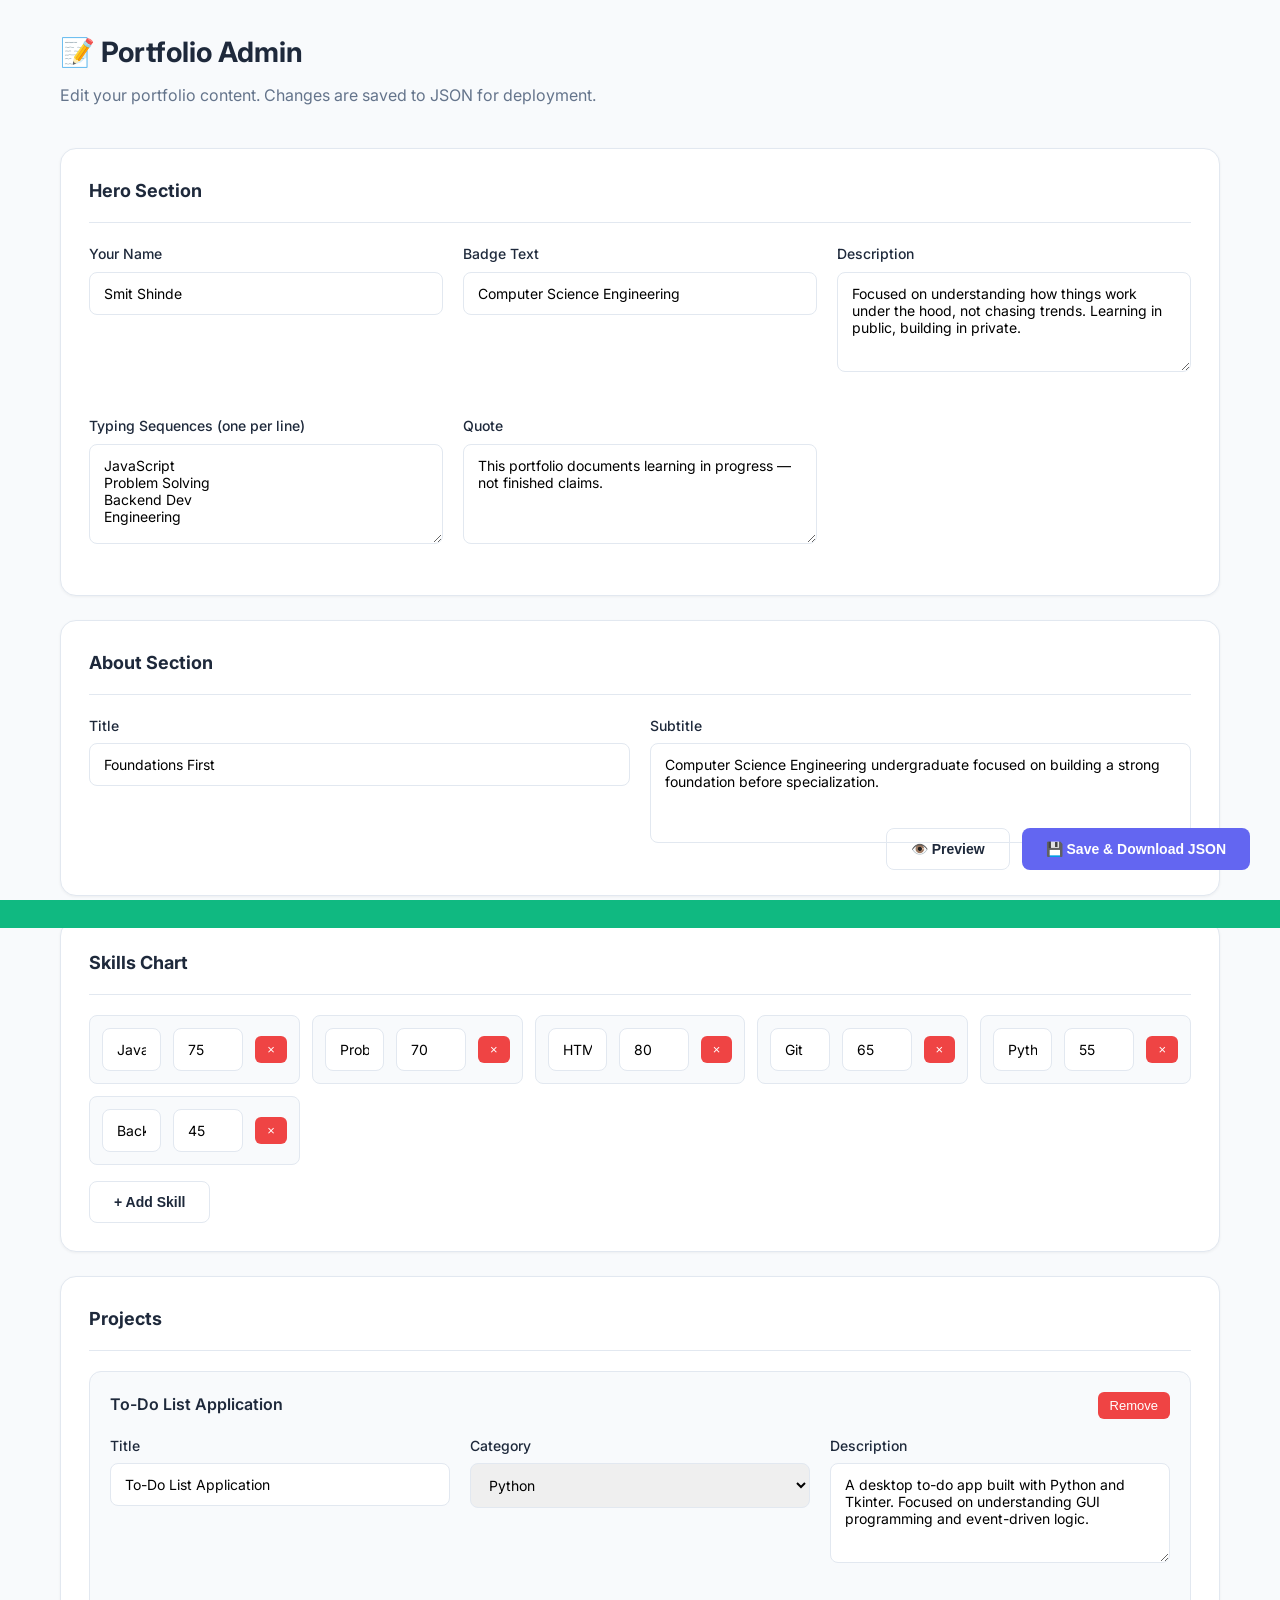
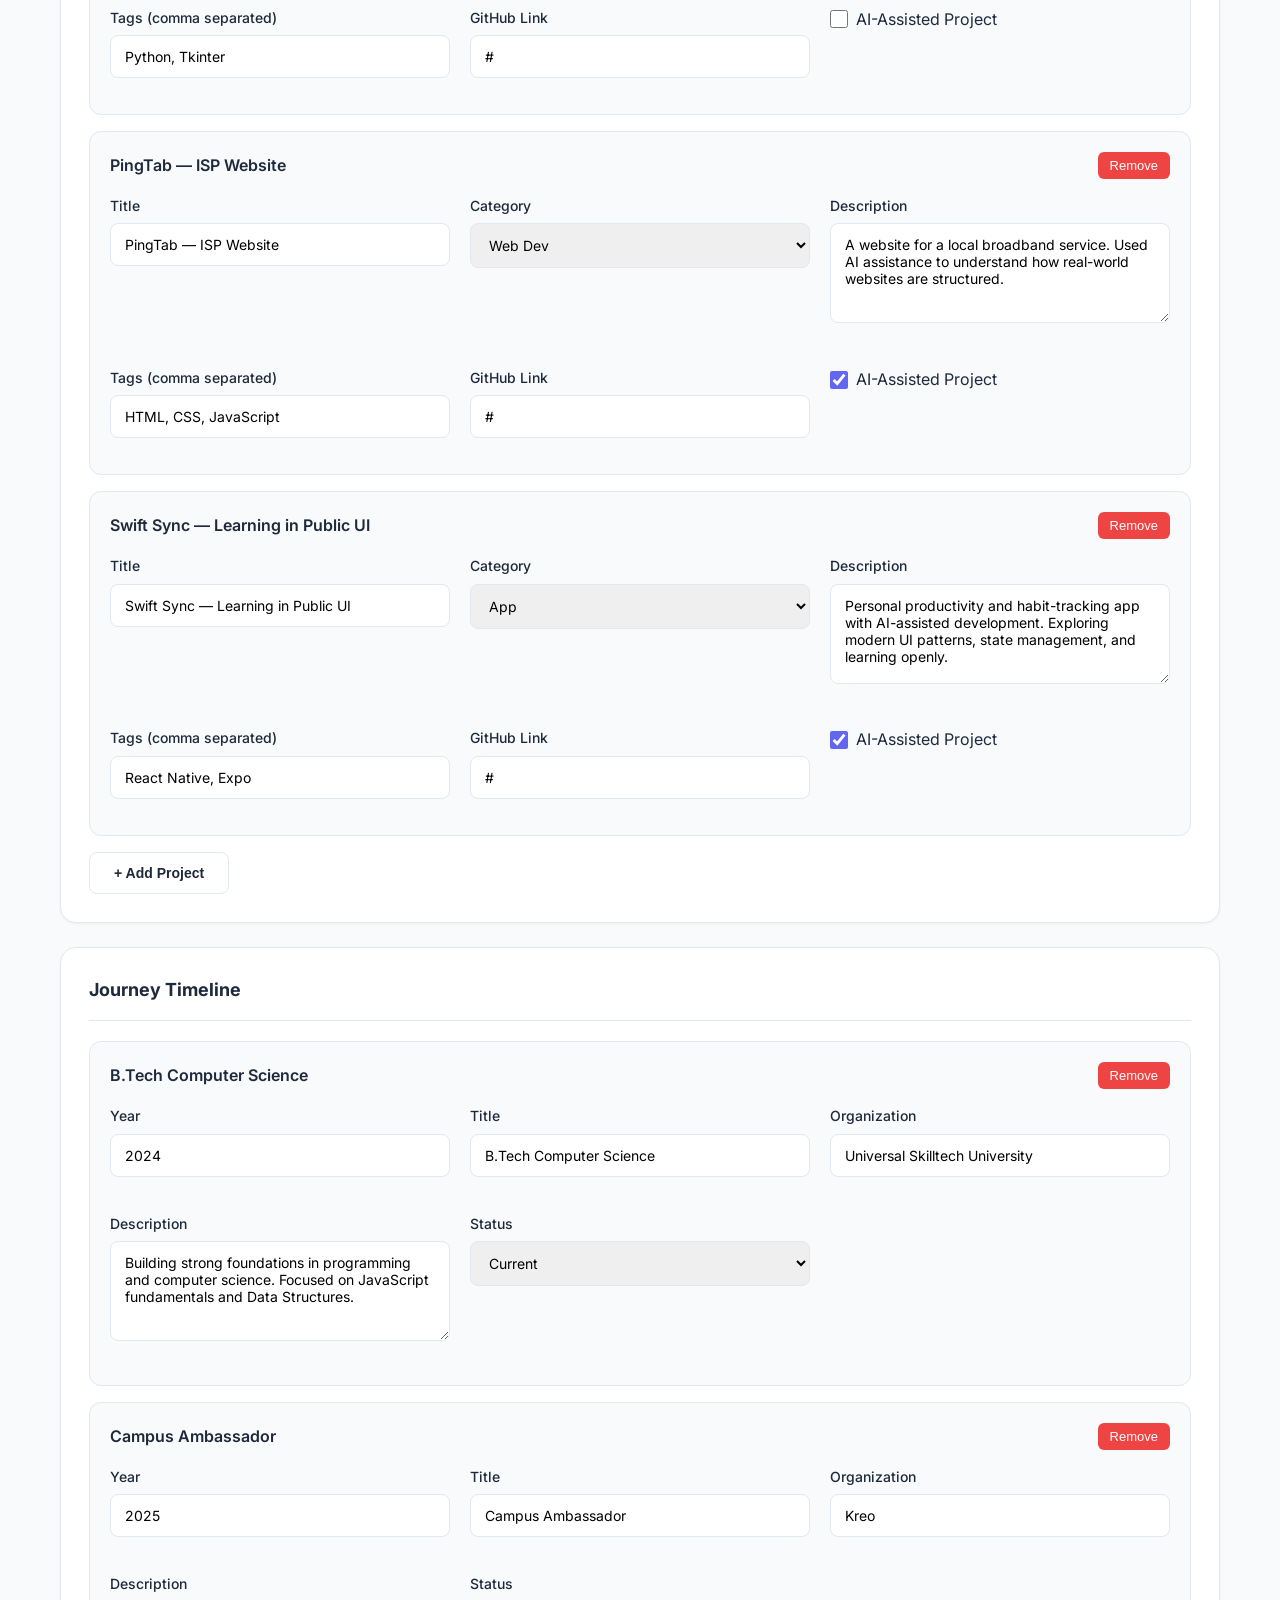
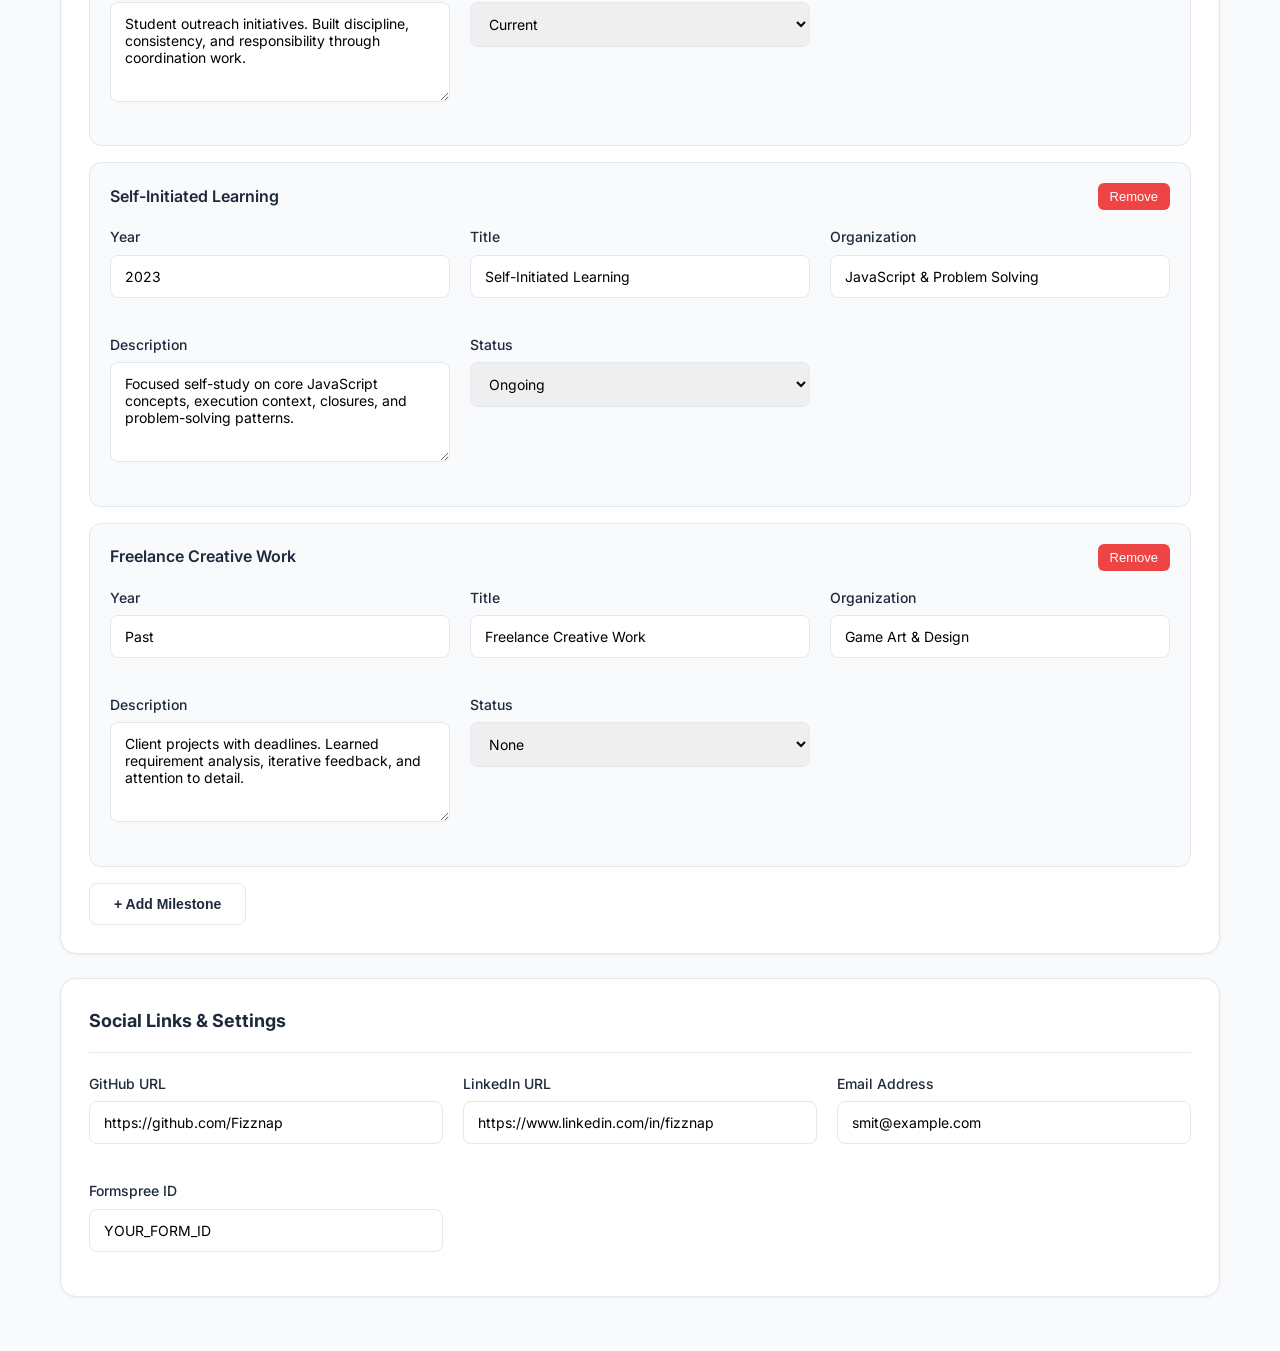
<file: admin/index.html>
<!DOCTYPE html>
<html lang="en">

<head>
    <meta charset="UTF-8">
    <meta name="viewport" content="width=device-width, initial-scale=1.0">
    <title>Portfolio Admin</title>
    <link rel="preconnect" href="https://fonts.googleapis.com">
    <link rel="preconnect" href="https://fonts.gstatic.com" crossorigin>
    <link href="https://fonts.googleapis.com/css2?family=Inter:wght@400;500;600;700&display=swap" rel="stylesheet">
    <style>
        * {
            margin: 0;
            padding: 0;
            box-sizing: border-box;
        }

        :root {
            --primary-accent: #6366f1;
            --primary-dark: #4f46e5;
            --text-primary: #1e293b;
            --text-secondary: #64748b;
            --bg-main: #f8fafc;
            --bg-card: #ffffff;
            --border-light: #e2e8f0;
            --success: #10b981;
            --danger: #ef4444;
            --shadow-soft: 0 1px 3px rgba(0, 0, 0, 0.05);
            --shadow-card: 0 4px 16px rgba(0, 0, 0, 0.08);
        }

        body {
            font-family: 'Inter', sans-serif;
            background: var(--bg-main);
            color: var(--text-primary);
            line-height: 1.6;
        }

        .admin-container {
            max-width: 1200px;
            margin: 0 auto;
            padding: 30px 20px;
        }

        header {
            margin-bottom: 40px;
        }

        header h1 {
            font-size: 28px;
            font-weight: 700;
            margin-bottom: 8px;
        }

        .text-muted {
            color: var(--text-secondary);
        }

        .editor-section {
            background: var(--bg-card);
            border-radius: 16px;
            padding: 28px;
            margin-bottom: 24px;
            box-shadow: var(--shadow-soft);
            border: 1px solid var(--border-light);
        }

        .editor-section h2 {
            font-size: 18px;
            font-weight: 700;
            margin-bottom: 20px;
            padding-bottom: 16px;
            border-bottom: 1px solid var(--border-light);
        }

        .form-grid {
            display: grid;
            grid-template-columns: repeat(auto-fit, minmax(280px, 1fr));
            gap: 20px;
        }

        .form-group {
            margin-bottom: 16px;
        }

        .form-label {
            display: block;
            margin-bottom: 6px;
            font-weight: 500;
            font-size: 14px;
            color: var(--text-primary);
        }

        .form-input {
            width: 100%;
            padding: 12px 14px;
            border: 1px solid var(--border-light);
            border-radius: 8px;
            font-family: inherit;
            font-size: 14px;
            transition: border-color 0.2s ease;
        }

        .form-input:focus {
            outline: none;
            border-color: var(--primary-accent);
        }

        .form-textarea {
            min-height: 100px;
            resize: vertical;
        }

        .btn {
            padding: 12px 24px;
            border: none;
            border-radius: 8px;
            cursor: pointer;
            font-weight: 600;
            font-size: 14px;
            transition: all 0.2s ease;
            display: inline-flex;
            align-items: center;
            gap: 8px;
        }

        .btn-primary {
            background: var(--primary-accent);
            color: white;
        }

        .btn-primary:hover {
            background: var(--primary-dark);
        }

        .btn-secondary {
            background: transparent;
            border: 1px solid var(--border-light);
            color: var(--text-primary);
        }

        .btn-secondary:hover {
            border-color: var(--primary-accent);
            color: var(--primary-accent);
        }

        .btn-danger {
            background: var(--danger);
            color: white;
        }

        .btn-sm {
            padding: 8px 14px;
            font-size: 13px;
        }

        .array-item {
            background: var(--bg-main);
            padding: 20px;
            border-radius: 12px;
            margin-bottom: 16px;
            border: 1px solid var(--border-light);
        }

        .array-item-header {
            display: flex;
            justify-content: space-between;
            align-items: center;
            margin-bottom: 16px;
        }

        .array-item-header h3 {
            font-size: 16px;
            font-weight: 600;
        }

        .array-item-remove {
            background: var(--danger);
            color: white;
            border: none;
            padding: 6px 12px;
            border-radius: 6px;
            cursor: pointer;
            font-size: 13px;
            font-weight: 500;
        }

        .admin-actions {
            position: fixed;
            bottom: 30px;
            right: 30px;
            display: flex;
            gap: 12px;
            z-index: 1000;
        }

        .status-bar {
            position: fixed;
            bottom: 0;
            left: 0;
            right: 0;
            background: var(--success);
            color: white;
            padding: 14px 20px;
            text-align: center;
            font-weight: 500;
            transform: translateY(100%);
            transition: transform 0.3s ease;
        }

        .status-bar.show {
            transform: translateY(0);
        }

        .checkbox-group {
            display: flex;
            align-items: center;
            gap: 8px;
        }

        .checkbox-group input[type="checkbox"] {
            width: 18px;
            height: 18px;
            accent-color: var(--primary-accent);
        }

        .skills-grid {
            display: grid;
            grid-template-columns: repeat(auto-fill, minmax(200px, 1fr));
            gap: 12px;
        }

        .skill-item {
            display: flex;
            gap: 12px;
            align-items: center;
            background: var(--bg-main);
            padding: 12px;
            border-radius: 8px;
            border: 1px solid var(--border-light);
        }

        .skill-item input[type="text"] {
            flex: 1;
        }

        .skill-item input[type="number"] {
            width: 70px;
        }

        @media (max-width: 768px) {
            .admin-actions {
                bottom: 20px;
                right: 20px;
                flex-direction: column;
            }

            .form-grid {
                grid-template-columns: 1fr;
            }
        }
    </style>
</head>

<body>
    <div class="admin-container">
        <header>
            <h1>📝 Portfolio Admin</h1>
            <p class="text-muted">Edit your portfolio content. Changes are saved to JSON for deployment.</p>
        </header>

        <!-- Hero Section -->
        <div class="editor-section" id="hero-editor">
            <h2>Hero Section</h2>
            <div class="form-grid">
                <div class="form-group">
                    <label class="form-label">Your Name</label>
                    <input type="text" class="form-input" id="hero-name">
                </div>
                <div class="form-group">
                    <label class="form-label">Badge Text</label>
                    <input type="text" class="form-input" id="hero-badge">
                </div>
                <div class="form-group">
                    <label class="form-label">Description</label>
                    <textarea class="form-input form-textarea" id="hero-description"></textarea>
                </div>
                <div class="form-group">
                    <label class="form-label">Typing Sequences (one per line)</label>
                    <textarea class="form-input form-textarea" id="hero-typing"></textarea>
                </div>
                <div class="form-group">
                    <label class="form-label">Quote</label>
                    <textarea class="form-input form-textarea" id="hero-quote"></textarea>
                </div>
            </div>
        </div>

        <!-- About Section -->
        <div class="editor-section" id="about-editor">
            <h2>About Section</h2>
            <div class="form-grid">
                <div class="form-group">
                    <label class="form-label">Title</label>
                    <input type="text" class="form-input" id="about-title">
                </div>
                <div class="form-group">
                    <label class="form-label">Subtitle</label>
                    <textarea class="form-input form-textarea" id="about-subtitle"></textarea>
                </div>
            </div>
        </div>

        <!-- Skills Section -->
        <div class="editor-section" id="skills-editor">
            <h2>Skills Chart</h2>
            <div class="skills-grid" id="skills-list"></div>
            <button class="btn btn-secondary" id="add-skill" style="margin-top: 16px;">+ Add Skill</button>
        </div>

        <!-- Projects Section -->
        <div class="editor-section" id="projects-editor">
            <h2>Projects</h2>
            <div id="projects-list"></div>
            <button class="btn btn-secondary" id="add-project">+ Add Project</button>
        </div>

        <!-- Journey Section -->
        <div class="editor-section" id="journey-editor">
            <h2>Journey Timeline</h2>
            <div id="journey-list"></div>
            <button class="btn btn-secondary" id="add-journey">+ Add Milestone</button>
        </div>

        <!-- Social Links -->
        <div class="editor-section" id="social-editor">
            <h2>Social Links & Settings</h2>
            <div class="form-grid">
                <div class="form-group">
                    <label class="form-label">GitHub URL</label>
                    <input type="text" class="form-input" id="social-github">
                </div>
                <div class="form-group">
                    <label class="form-label">LinkedIn URL</label>
                    <input type="text" class="form-input" id="social-linkedin">
                </div>
                <div class="form-group">
                    <label class="form-label">Email Address</label>
                    <input type="email" class="form-input" id="social-email">
                </div>
                <div class="form-group">
                    <label class="form-label">Formspree ID</label>
                    <input type="text" class="form-input" id="formspree-id" placeholder="f/xxxxxxxx">
                </div>
            </div>
        </div>

        <div class="admin-actions">
            <button class="btn btn-secondary" id="preview-btn">👁️ Preview</button>
            <button class="btn btn-primary" id="save-btn">💾 Save & Download JSON</button>
        </div>

        <div class="status-bar" id="status-bar">
            <span id="status-message"></span>
        </div>
    </div>

    <script src="admin.js"></script>
</body>

</html>
</file>
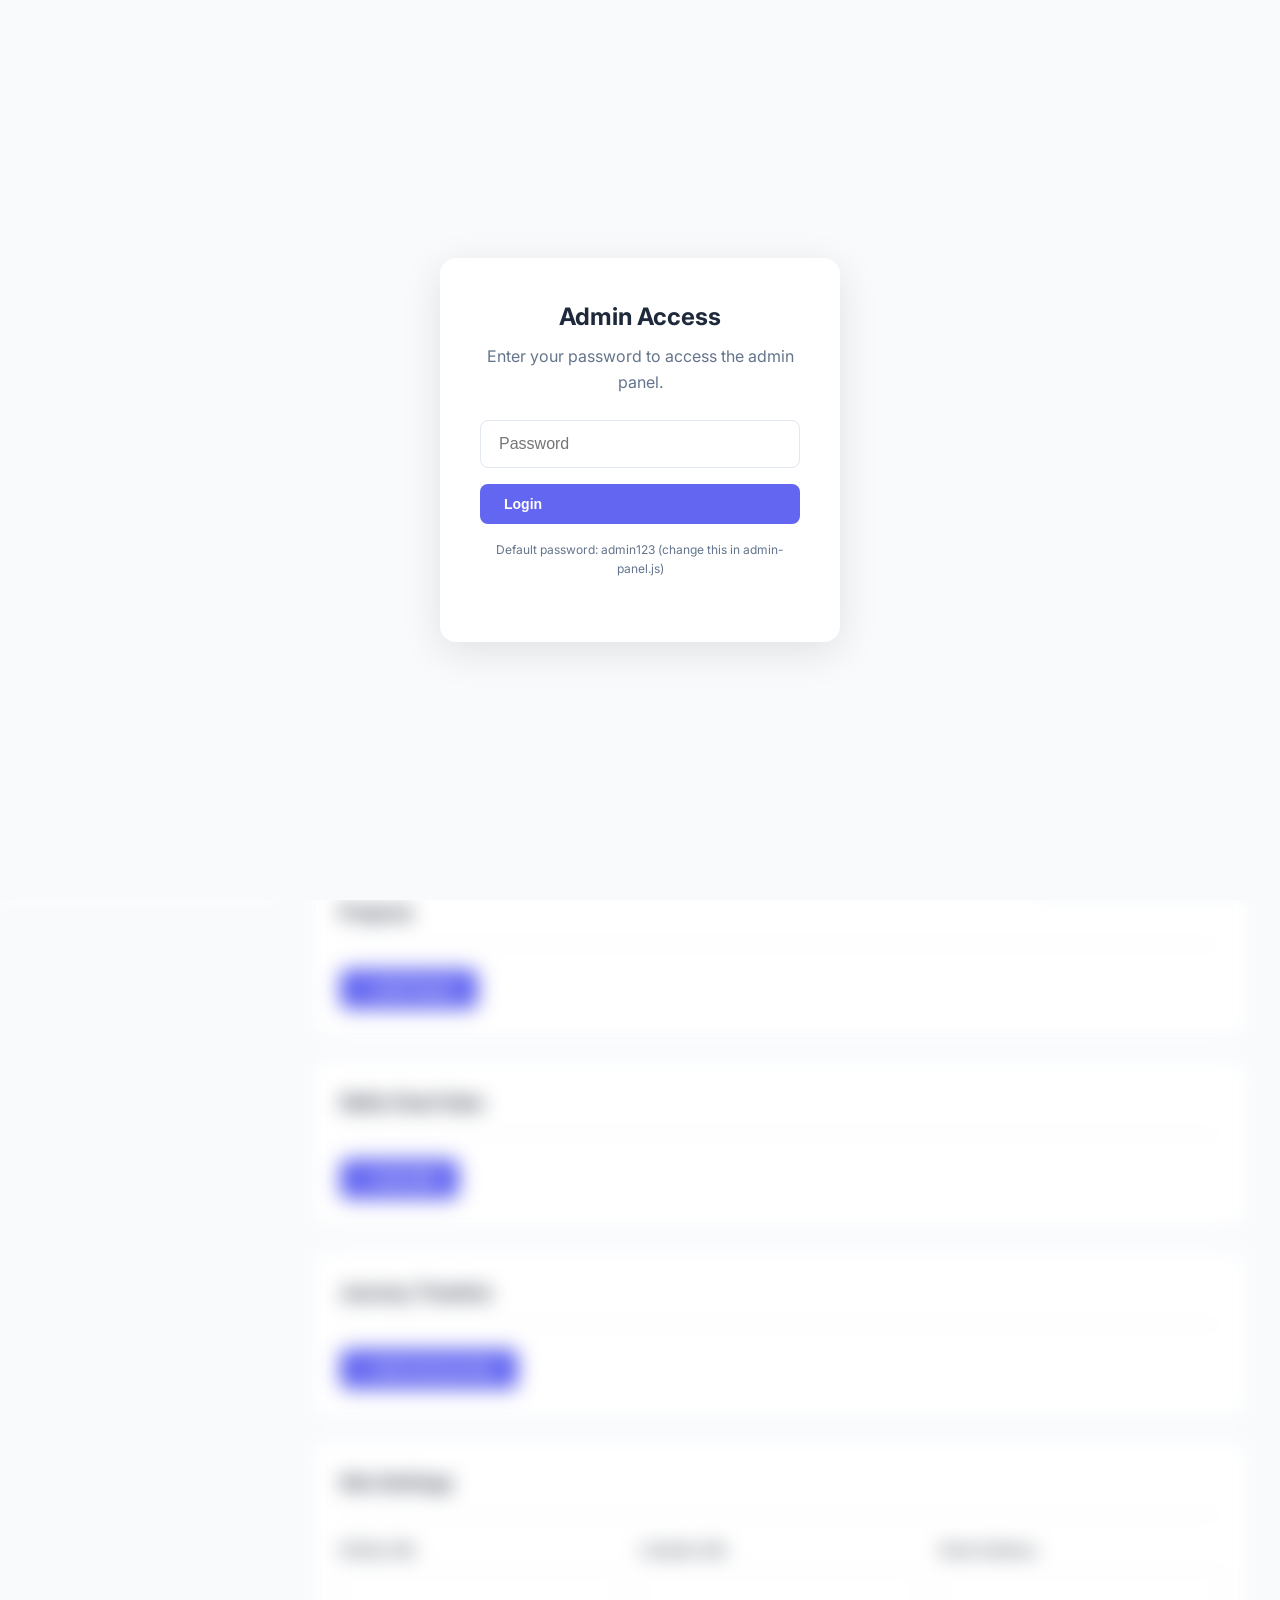
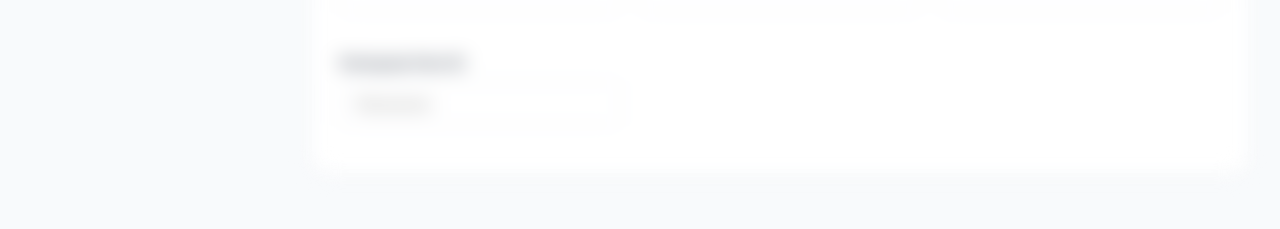
<file: admin-panel.html>
<!DOCTYPE html>
<html lang="en">

<head>
    <meta charset="UTF-8">
    <meta name="viewport" content="width=device-width, initial-scale=1.0">
    <title>Portfolio Admin Panel</title>
    <link rel="preconnect" href="https://fonts.googleapis.com">
    <link rel="preconnect" href="https://fonts.gstatic.com" crossorigin>
    <link href="https://fonts.googleapis.com/css2?family=Inter:wght@400;500;600;700&display=swap" rel="stylesheet">
    <style>
        * {
            margin: 0;
            padding: 0;
            box-sizing: border-box;
        }

        :root {
            --admin-primary: #6366f1;
            --admin-primary-dark: #4f46e5;
            --admin-bg: #f8fafc;
            --admin-card: #ffffff;
            --admin-text: #1e293b;
            --admin-text-secondary: #64748b;
            --admin-border: #e2e8f0;
            --admin-success: #10b981;
            --admin-danger: #ef4444;
        }

        body {
            font-family: 'Inter', sans-serif;
            background: var(--admin-bg);
            color: var(--admin-text);
            line-height: 1.6;
        }

        /* Password Gate */
        .password-gate {
            position: fixed;
            top: 0;
            left: 0;
            right: 0;
            bottom: 0;
            background: var(--admin-bg);
            display: flex;
            align-items: center;
            justify-content: center;
            z-index: 9999;
        }

        .password-gate.hidden {
            display: none;
        }

        .password-form {
            background: var(--admin-card);
            padding: 40px;
            border-radius: 16px;
            box-shadow: 0 10px 40px rgba(0, 0, 0, 0.1);
            text-align: center;
            max-width: 400px;
            width: 90%;
        }

        .password-form h2 {
            margin-bottom: 8px;
            font-size: 24px;
        }

        .password-form p {
            color: var(--admin-text-secondary);
            margin-bottom: 24px;
        }

        .password-form input {
            width: 100%;
            padding: 14px 18px;
            border: 1px solid var(--admin-border);
            border-radius: 8px;
            font-size: 16px;
            margin-bottom: 16px;
        }

        .password-form input:focus {
            outline: none;
            border-color: var(--admin-primary);
        }

        .password-error {
            color: var(--admin-danger);
            font-size: 14px;
            margin-bottom: 16px;
            display: none;
        }

        /* Layout */
        .admin-container {
            display: grid;
            grid-template-columns: 280px 1fr;
            min-height: 100vh;
        }

        .admin-container.locked {
            filter: blur(10px);
            pointer-events: none;
        }

        /* Sidebar */
        .admin-sidebar {
            background: var(--admin-card);
            border-right: 1px solid var(--admin-border);
            padding: 24px;
            position: sticky;
            top: 0;
            height: 100vh;
            overflow-y: auto;
        }

        .admin-logo {
            font-size: 20px;
            font-weight: 700;
            color: var(--admin-primary);
            margin-bottom: 32px;
            display: flex;
            align-items: center;
            gap: 8px;
        }

        .admin-logo span {
            width: 8px;
            height: 8px;
            background: #facc15;
            border-radius: 50%;
        }

        .admin-nav {
            list-style: none;
        }

        .admin-nav li {
            margin-bottom: 4px;
        }

        .admin-nav a {
            display: block;
            padding: 12px 16px;
            color: var(--admin-text-secondary);
            text-decoration: none;
            border-radius: 8px;
            font-weight: 500;
            transition: all 0.2s ease;
        }

        .admin-nav a:hover,
        .admin-nav a.active {
            background: rgba(99, 102, 241, 0.1);
            color: var(--admin-primary);
        }

        .admin-status {
            margin-top: 32px;
            padding-top: 24px;
            border-top: 1px solid var(--admin-border);
        }

        .admin-status p {
            font-size: 13px;
            color: var(--admin-text-secondary);
            margin-bottom: 16px;
        }

        /* Main Content */
        .admin-content {
            padding: 32px;
            max-width: 1200px;
        }

        .admin-header {
            margin-bottom: 32px;
        }

        .admin-header h1 {
            font-size: 28px;
            margin-bottom: 8px;
        }

        .admin-header p {
            color: var(--admin-text-secondary);
        }

        /* Section Editor */
        .section-editor {
            background: var(--admin-card);
            padding: 28px;
            border-radius: 16px;
            box-shadow: 0 1px 3px rgba(0, 0, 0, 0.05);
            margin-bottom: 24px;
        }

        .section-editor h3 {
            font-size: 18px;
            margin-bottom: 24px;
            padding-bottom: 16px;
            border-bottom: 1px solid var(--admin-border);
        }

        .editor-grid {
            display: grid;
            grid-template-columns: repeat(auto-fill, minmax(280px, 1fr));
            gap: 20px;
        }

        .form-group {
            margin-bottom: 20px;
        }

        .form-group label {
            display: block;
            margin-bottom: 8px;
            font-weight: 500;
            font-size: 14px;
            color: var(--admin-text);
        }

        .form-control {
            width: 100%;
            padding: 12px 16px;
            border: 1px solid var(--admin-border);
            border-radius: 8px;
            font-family: inherit;
            font-size: 14px;
            transition: border-color 0.2s ease;
        }

        .form-control:focus {
            outline: none;
            border-color: var(--admin-primary);
        }

        .textarea-control {
            min-height: 100px;
            resize: vertical;
        }

        /* Buttons */
        .btn {
            padding: 12px 24px;
            border: none;
            border-radius: 8px;
            cursor: pointer;
            font-weight: 600;
            font-size: 14px;
            transition: all 0.2s ease;
            display: inline-flex;
            align-items: center;
            gap: 8px;
        }

        .btn-primary {
            background: var(--admin-primary);
            color: white;
        }

        .btn-primary:hover {
            background: var(--admin-primary-dark);
        }

        .btn-secondary {
            background: transparent;
            border: 1px solid var(--admin-border);
            color: var(--admin-text);
        }

        .btn-secondary:hover {
            border-color: var(--admin-primary);
            color: var(--admin-primary);
        }

        .btn-danger {
            background: var(--admin-danger);
            color: white;
        }

        .btn-danger:hover {
            background: #dc2626;
        }

        .btn-success {
            background: var(--admin-success);
            color: white;
        }

        .btn-sm {
            padding: 8px 16px;
            font-size: 13px;
        }

        /* Save All Button */
        .btn-save-all {
            position: fixed;
            bottom: 30px;
            right: 30px;
            padding: 16px 32px;
            background: var(--admin-success);
            color: white;
            border-radius: 12px;
            font-size: 16px;
            z-index: 1000;
            box-shadow: 0 10px 30px rgba(16, 185, 129, 0.3);
        }

        .btn-save-all:hover {
            transform: translateY(-2px);
            box-shadow: 0 15px 40px rgba(16, 185, 129, 0.4);
        }

        /* Project/Skill Editor Items */
        .item-editor {
            background: var(--admin-bg);
            padding: 20px;
            border-radius: 12px;
            margin-bottom: 16px;
            border: 1px solid var(--admin-border);
        }

        .item-editor-header {
            display: flex;
            justify-content: space-between;
            align-items: center;
            margin-bottom: 16px;
        }

        .item-editor-header h4 {
            font-size: 16px;
        }

        .checkbox-group {
            display: flex;
            align-items: center;
            gap: 8px;
        }

        .checkbox-group input[type="checkbox"] {
            width: 18px;
            height: 18px;
            accent-color: var(--admin-primary);
        }

        /* Toast Notification */
        .toast {
            position: fixed;
            bottom: 100px;
            right: 30px;
            background: var(--admin-text);
            color: white;
            padding: 16px 24px;
            border-radius: 12px;
            font-weight: 500;
            transform: translateY(100px);
            opacity: 0;
            transition: all 0.3s ease;
            z-index: 1001;
        }

        .toast.show {
            transform: translateY(0);
            opacity: 1;
        }

        /* Responsive */
        @media (max-width: 768px) {
            .admin-container {
                grid-template-columns: 1fr;
            }

            .admin-sidebar {
                position: relative;
                height: auto;
            }
        }
    </style>
</head>

<body>
    <!-- Password Gate -->
    <div class="password-gate" id="passwordGate">
        <div class="password-form">
            <h2>Admin Access</h2>
            <p>Enter your password to access the admin panel.</p>
            <input type="password" id="adminPassword" placeholder="Password">
            <p class="password-error" id="passwordError">Incorrect password. Try again.</p>
            <button class="btn btn-primary" id="loginBtn" style="width: 100%;">Login</button>
            <p style="margin-top: 16px; font-size: 12px; color: var(--admin-text-secondary);">
                Default password: admin123 (change this in admin-panel.js)
            </p>
        </div>
    </div>

    <div class="admin-container" id="adminContainer">
        <aside class="admin-sidebar">
            <div class="admin-logo">
                Portfolio Admin<span></span>
            </div>
            <nav>
                <ul class="admin-nav">
                    <li><a href="#hero" class="active">Hero Section</a></li>
                    <li><a href="#about">About</a></li>
                    <li><a href="#projects">Projects</a></li>
                    <li><a href="#skills">Skills</a></li>
                    <li><a href="#journey">Journey</a></li>
                    <li><a href="#settings">Site Settings</a></li>
                </ul>
            </nav>
            <div class="admin-status">
                <p>Last saved: <span id="lastSaved">Never</span></p>
                <button class="btn btn-secondary" id="previewBtn" style="width: 100%; margin-bottom: 12px;">
                    Preview Site
                </button>
                <button class="btn btn-secondary" id="exportBtn" style="width: 100%;">
                    Export Config
                </button>
            </div>
        </aside>

        <main class="admin-content">
            <div class="admin-header">
                <h1>Portfolio Dashboard</h1>
                <p>Manage your portfolio content from one place.</p>
            </div>

            <!-- Hero Section Editor -->
            <div class="section-editor" id="hero">
                <h3>Hero Section</h3>
                <div class="editor-grid">
                    <div class="form-group">
                        <label>Your Name</label>
                        <input type="text" class="form-control" id="heroName">
                    </div>
                    <div class="form-group">
                        <label>Badge Text</label>
                        <input type="text" class="form-control" id="heroBadge">
                    </div>
                    <div class="form-group">
                        <label>Typing Texts (comma separated)</label>
                        <input type="text" class="form-control" id="heroTyping"
                            placeholder="JavaScript, Problem Solving, React">
                    </div>
                    <div class="form-group">
                        <label>Hero Description</label>
                        <textarea class="form-control textarea-control" id="heroDescription"></textarea>
                    </div>
                    <div class="form-group">
                        <label>Hero Quote</label>
                        <textarea class="form-control textarea-control" id="heroQuote"></textarea>
                    </div>
                </div>
            </div>

            <!-- About Section Editor -->
            <div class="section-editor" id="about">
                <h3>About Section</h3>
                <div class="editor-grid">
                    <div class="form-group">
                        <label>Section Title</label>
                        <input type="text" class="form-control" id="aboutTitle">
                    </div>
                    <div class="form-group">
                        <label>Section Subtitle</label>
                        <textarea class="form-control textarea-control" id="aboutSubtitle"></textarea>
                    </div>
                </div>
            </div>

            <!-- Projects Editor -->
            <div class="section-editor" id="projects">
                <h3>Projects</h3>
                <div id="projectsContainer"></div>
                <button class="btn btn-primary" id="addProject">+ Add Project</button>
            </div>

            <!-- Skills Editor -->
            <div class="section-editor" id="skills">
                <h3>Skills Chart Data</h3>
                <div id="skillsContainer"></div>
                <button class="btn btn-primary" id="addSkill">+ Add Skill</button>
            </div>

            <!-- Journey Editor -->
            <div class="section-editor" id="journey">
                <h3>Journey Timeline</h3>
                <div id="journeyContainer"></div>
                <button class="btn btn-primary" id="addJourney">+ Add Journey Item</button>
            </div>

            <!-- Settings -->
            <div class="section-editor" id="settings">
                <h3>Site Settings</h3>
                <div class="editor-grid">
                    <div class="form-group">
                        <label>GitHub URL</label>
                        <input type="text" class="form-control" id="githubUrl">
                    </div>
                    <div class="form-group">
                        <label>LinkedIn URL</label>
                        <input type="text" class="form-control" id="linkedinUrl">
                    </div>
                    <div class="form-group">
                        <label>Email Address</label>
                        <input type="email" class="form-control" id="emailAddress">
                    </div>
                    <div class="form-group">
                        <label>Formspree Form ID</label>
                        <input type="text" class="form-control" id="formspreeId" placeholder="f/xxxxxxxx">
                    </div>
                </div>
            </div>
        </main>
    </div>

    <button class="btn btn-save-all" id="saveAll">💾 Save All Changes</button>

    <div class="toast" id="toast">Changes saved successfully!</div>

    <script src="admin-panel.js"></script>
</body>

</html>
</file>
